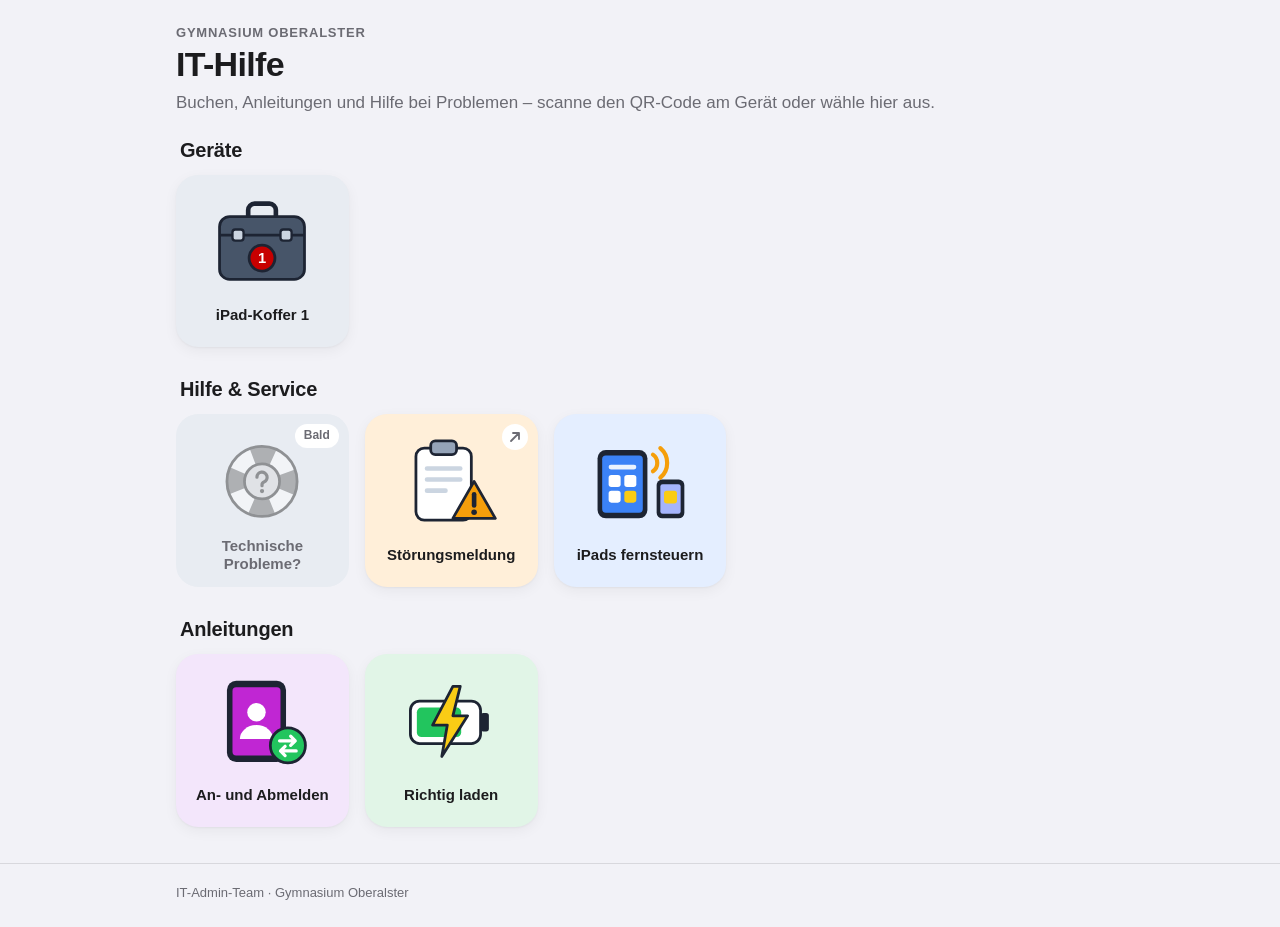
<file: index.html>
<!doctype html>
<html lang="de">
<head>
  <meta charset="utf-8">
  <meta name="viewport" content="width=device-width, initial-scale=1, viewport-fit=cover">
  <title>IT-Portal · Gymnasium Oberalster</title>
  <meta name="description" content="Hilfe und Ressourcen zur IT am Gymnasium Oberalster.">
  <meta name="theme-color" content="#f2f2f7" media="(prefers-color-scheme: light)">
  <meta name="theme-color" content="#000000" media="(prefers-color-scheme: dark)">
  <link rel="icon" href="assets/favicon.svg" type="image/svg+xml">
  <link rel="apple-touch-icon" href="assets/apple-touch-icon.png">
  <link rel="stylesheet" href="assets/style.css">
</head>
<body data-page="start" data-root="">

  <main class="wrap">
    <div class="hero">
      <p class="kicker">Gymnasium Oberalster</p>
      <h1>IT-Hilfe</h1>
      <p class="lead">Buchen, Anleitungen und Hilfe bei Problemen – scanne den QR-Code am Gerät oder wähle hier aus.</p>
    </div>

    <div id="content">
      <noscript><p class="noscript">Bitte JavaScript aktivieren, um die Kacheln anzuzeigen.</p></noscript>
    </div>
  </main>

  <footer class="footer">
    <div class="wrap">IT-Admin-Team · Gymnasium Oberalster</div>
  </footer>

  <script src="assets/icons.js"></script>
  <script src="assets/data.js"></script>
  <script src="assets/app.js"></script>
</body>
</html>
</file>
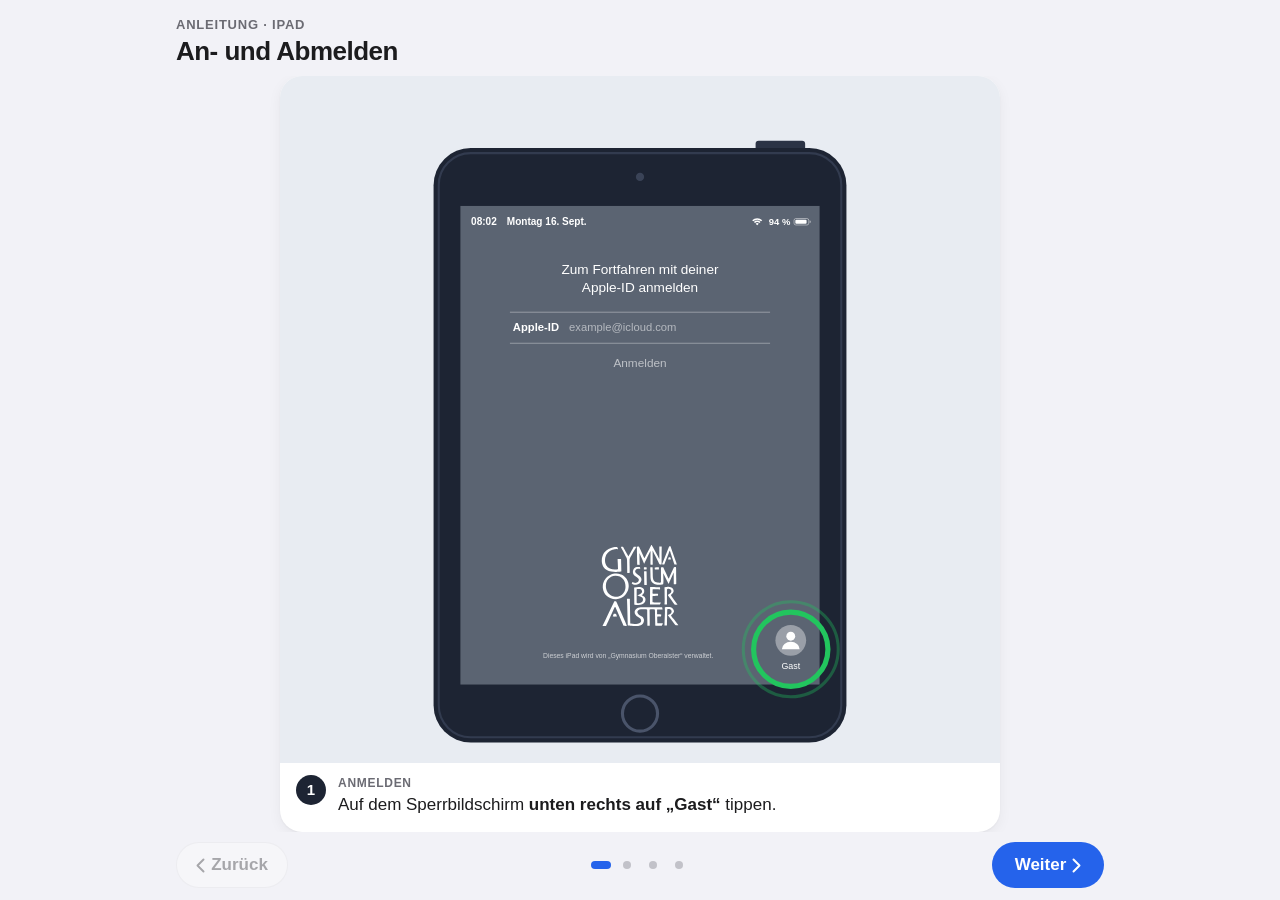
<file: anleitungen/an-und-abmelden.html>
<!doctype html>
<html lang="de">
<head>
  <meta charset="utf-8">
  <meta name="viewport" content="width=device-width, initial-scale=1, viewport-fit=cover">
  <title>An- und Abmelden · IT-Portal GOA</title>
  <meta name="description" content="So meldest du dich als Gast an einem Schul-iPad an und wieder ab.">
  <meta name="theme-color" content="#f2f2f7" media="(prefers-color-scheme: light)">
  <meta name="theme-color" content="#000000" media="(prefers-color-scheme: dark)">
  <link rel="icon" href="../assets/favicon.svg" type="image/svg+xml">
  <link rel="apple-touch-icon" href="../assets/apple-touch-icon.png">
  <link rel="stylesheet" href="../assets/style.css">
</head>
<body class="pager-page" data-root="../">

  <main class="pager">
    <div class="pager-head wrap">
      <div>
        <p class="kicker">Anleitung · iPad</p>
        <h1>An- und Abmelden</h1>
      </div>
      <div class="chips" id="koffer-chip"></div>
    </div>

    <div class="slides" id="slides" tabindex="0" aria-label="Schritte der Anleitung">

      <section class="slide" id="schritt-1" aria-label="Schritt 1 von 4">
        <div class="slide-card">
          <div class="slide-media">
            <div class="illu" data-ipad-screen="gast" role="img" aria-label="Sperrbildschirm des iPads, unten rechts ist die Schaltfläche „Gast“ markiert"></div>
          </div>
          <div class="slide-text">
            <span class="step-num">1</span>
            <div class="step-text">
              <p class="phase">Anmelden</p>
              <p>Auf dem Sperrbildschirm <strong>unten rechts auf „Gast“</strong> tippen.</p>
            </div>
          </div>
        </div>
      </section>

      <section class="slide" id="schritt-2" aria-label="Schritt 2 von 4">
        <div class="slide-card">
          <div class="slide-media">
            <div class="illu" data-ipad-screen="hallo" role="img" aria-label="Bildschirm „Hallo“, der Home-Button unter dem Bildschirm ist markiert"></div>
          </div>
          <div class="slide-text">
            <span class="step-num">2</span>
            <div class="step-text">
              <p class="phase">Anmelden</p>
              <p>Den <strong>Home-Button</strong> drücken, um zu bestätigen.</p>
            </div>
          </div>
        </div>
      </section>

      <section class="slide" id="schritt-3" aria-label="Schritt 3 von 4" data-next-label="Abmelden">
        <div class="slide-card">
          <div class="slide-media">
            <div class="illu" data-ipad-screen="bereit" role="img" aria-label="Startbildschirm des iPads mit Apps – das iPad ist einsatzbereit"></div>
            <div class="media-notes">
              <div class="callout stop">
                <p><strong>Nach der Nutzung müssen sich alle Schüler:innen abmelden!</strong>Bitte fordere sie dazu auf. IServ und andere Apps werden dabei automatisch mit abgemeldet.</p>
              </div>
            </div>
          </div>
          <div class="slide-text">
            <span class="step-num">3</span>
            <div class="step-text">
              <p class="phase">Fertig</p>
              <p>Das iPad ist <strong>einsatzbereit</strong> und kann genutzt werden.</p>
            </div>
          </div>
        </div>
      </section>

      <section class="slide" id="schritt-4" aria-label="Schritt 4 von 4">
        <div class="slide-card">
          <div class="slide-media">
            <div class="illu" data-ipad-screen="abmelden" role="img" aria-label="Sperrbildschirm im Gast-Modus: Taste oben am iPad (a, b) und „Abmelden“ unten rechts (c) sind markiert"></div>
            <div class="media-notes mid">
              <div class="callout warn">
                <p><strong>Beim Abmelden werden alle Daten gelöscht.</strong>Unterrichtsergebnisse vorher über IServ o. Ä. sichern.</p>
              </div>
            </div>
          </div>
          <div class="slide-text">
            <span class="step-num">4</span>
            <div class="step-text">
              <p class="phase">Abmelden</p>
              <ol class="sub-steps">
                <li><span class="letter">a</span><span><strong>Taste oben</strong> drücken – das iPad wird gesperrt.</span></li>
                <li><span class="letter">b</span><span><strong>Taste oben</strong> erneut drücken – der Sperrbildschirm erscheint.</span></li>
                <li><span class="letter">c</span><span><strong>Unten rechts auf „Abmelden“</strong> tippen.</span></li>
              </ol>
            </div>
          </div>
        </div>
      </section>

    </div>

    <nav class="pager-nav wrap" aria-label="Blättern">
      <button type="button" class="pager-btn" id="pager-prev">
        <svg viewBox="0 0 12 20" aria-hidden="true"><path d="M10 2L2 10l8 8" fill="none" stroke="currentColor" stroke-width="2.6" stroke-linecap="round" stroke-linejoin="round"/></svg>
        Zurück
      </button>
      <div class="pager-dots" id="pager-dots"></div>
      <a class="pager-btn primary" id="pager-next" href="#schritt-2">
        <span>Weiter</span>
        <svg viewBox="0 0 12 20" aria-hidden="true"><path d="M2 2l8 8-8 8" fill="none" stroke="currentColor" stroke-width="2.6" stroke-linecap="round" stroke-linejoin="round"/></svg>
      </a>
    </nav>
  </main>

  <script src="../assets/data.js"></script>
  <script src="../assets/koffer.js"></script>
  <script src="../assets/ipad-screens.js"></script>
  <script src="../assets/pager.js"></script>
</body>
</html>
</file>
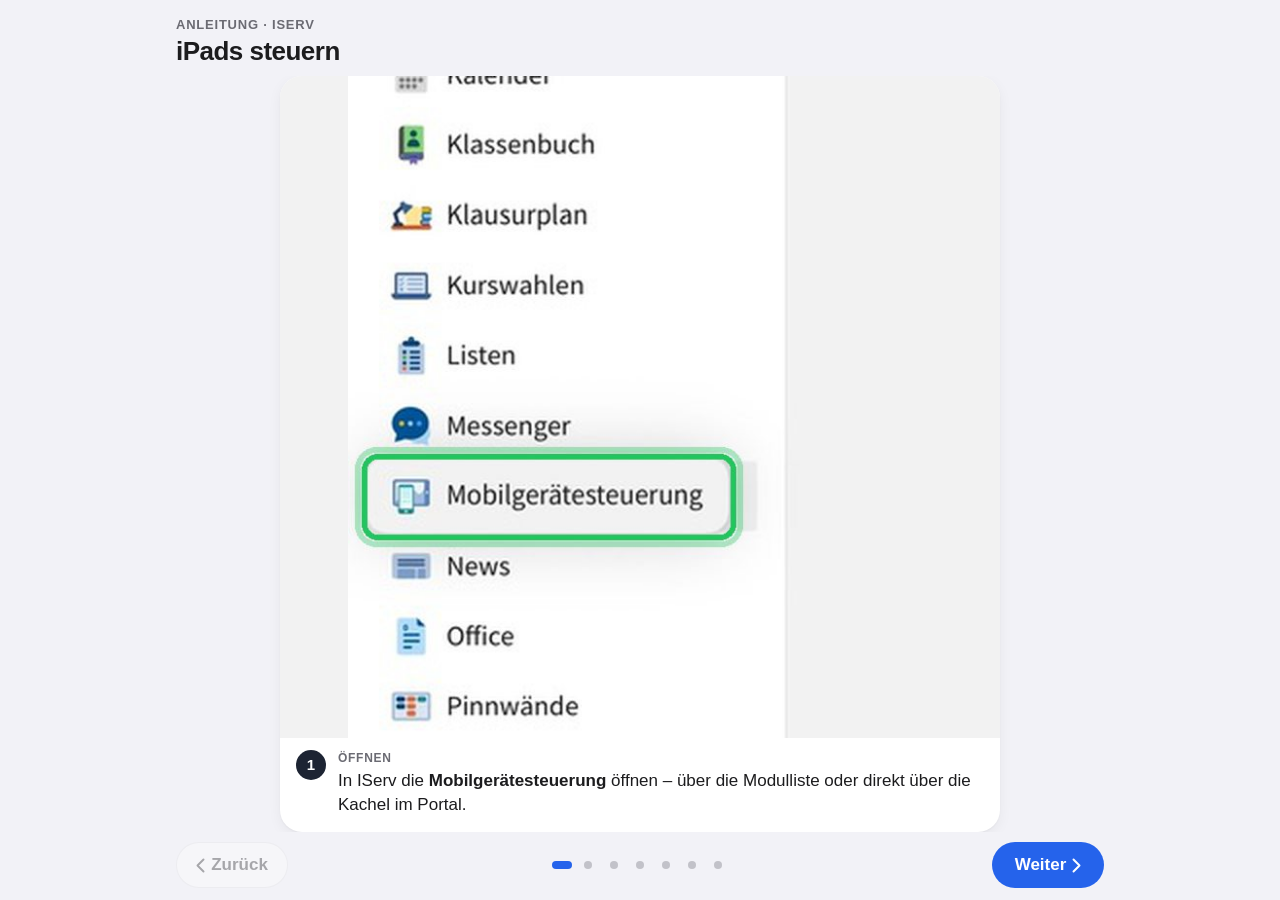
<file: anleitungen/ipads-steuern.html>
<!doctype html>
<html lang="de">
<head>
  <meta charset="utf-8">
  <meta name="viewport" content="width=device-width, initial-scale=1, viewport-fit=cover">
  <title>iPads steuern · IT-Portal GOA</title>
  <meta name="description" content="So schränkst du die iPads eines Koffers über die IServ-Mobilgerätesteuerung ein und setzt sie wieder zurück.">
  <meta name="theme-color" content="#f2f2f7" media="(prefers-color-scheme: light)">
  <meta name="theme-color" content="#000000" media="(prefers-color-scheme: dark)">
  <link rel="icon" href="../assets/favicon.svg" type="image/svg+xml">
  <link rel="apple-touch-icon" href="../assets/apple-touch-icon.png">
  <link rel="stylesheet" href="../assets/style.css">
</head>
<body class="pager-page" data-root="../">

  <main class="pager">
    <div class="pager-head wrap">
      <div>
        <p class="kicker">Anleitung · IServ</p>
        <h1>iPads steuern</h1>
      </div>
      <div class="chips" id="koffer-chip"></div>
    </div>

    <div class="slides" id="slides" tabindex="0" aria-label="Schritte der Anleitung">

      <section class="slide" id="schritt-1" aria-label="Schritt 1 von 7">
        <div class="slide-card">
          <div class="slide-media shot">
            <img src="../assets/img/anleitungen/steuern-1.jpg" width="600" height="680" alt="IServ-Modulliste, „Mobilgerätesteuerung“ ist markiert">
          </div>
          <div class="slide-text">
            <span class="step-num">1</span>
            <div class="step-text">
              <p class="phase">Öffnen</p>
              <p>In IServ die <strong>Mobilgerätesteuerung</strong> öffnen – über die Modulliste oder direkt über die Kachel im Portal.</p>
            </div>
          </div>
        </div>
      </section>

      <section class="slide" id="schritt-2" aria-label="Schritt 2 von 7">
        <div class="slide-card">
          <div class="slide-media shot">
            <img src="../assets/img/anleitungen/steuern-2.jpg" width="668" height="884" alt="Filter „Tags“ geöffnet, „iPad-Koffer 1“ und die Schaltfläche „Filter“ sind markiert" loading="lazy">
          </div>
          <div class="slide-text">
            <span class="step-num">2</span>
            <div class="step-text">
              <p class="phase">Koffer auswählen</p>
              <p>Auf <strong>„Tags“</strong> tippen, <strong data-koffer-tag>den Koffer</strong> wählen und mit <strong>„Filter“</strong> bestätigen.</p>
            </div>
          </div>
        </div>
      </section>

      <section class="slide" id="schritt-3" aria-label="Schritt 3 von 7">
        <div class="slide-card">
          <div class="slide-media shot">
            <img src="../assets/img/anleitungen/steuern-3.jpg" width="694" height="536" alt="Geräteliste, der Haken oben links in der Kopfzeile ist markiert" loading="lazy">
          </div>
          <div class="slide-text">
            <span class="step-num">3</span>
            <div class="step-text">
              <p class="phase">Alle markieren</p>
              <p>Den <strong>Haken oben links</strong> in der Tabelle setzen – so sind alle iPads des Koffers ausgewählt.</p>
            </div>
          </div>
        </div>
      </section>

      <section class="slide" id="schritt-4" aria-label="Schritt 4 von 7">
        <div class="slide-card">
          <div class="slide-media shot">
            <img src="../assets/img/anleitungen/steuern-4.jpg" width="788" height="196" alt="Ende der Geräteliste, die Schaltfläche „Konfigurieren“ ist markiert" loading="lazy">
          </div>
          <div class="slide-text">
            <span class="step-num">4</span>
            <div class="step-text">
              <p class="phase">Konfigurieren</p>
              <p>Ganz nach unten scrollen und auf <strong>„Konfigurieren“</strong> tippen.</p>
            </div>
          </div>
        </div>
      </section>

      <section class="slide" id="schritt-5" aria-label="Schritt 5 von 7">
        <div class="slide-card">
          <div class="slide-media shot">
            <img src="../assets/img/anleitungen/steuern-5.jpg" width="1012" height="740" alt="Konfiguration: Feld „Erlaubte Applikationen“ und Schaltfläche „Konfigurieren“ sind markiert" loading="lazy">
          </div>
          <div class="slide-text">
            <span class="step-num">5</span>
            <div class="step-text">
              <p class="phase">Einschränken</p>
              <ol class="sub-steps">
                <li><span class="letter">a</span><span>Bei <strong>„Erlaubte Applikationen“</strong> die Apps wählen, die genutzt werden dürfen.</span></li>
                <li><span class="letter">b</span><span>Bei Bedarf Gerät, Kamera oder Safari sperren: <strong>„Übernehmen“</strong> anhaken.</span></li>
                <li><span class="letter">c</span><span>Auf <strong>„Konfigurieren“</strong> tippen.</span></li>
              </ol>
            </div>
          </div>
        </div>
      </section>

      <section class="slide" id="schritt-6" aria-label="Schritt 6 von 7" data-next-label="Zurücksetzen">
        <div class="slide-card">
          <div class="slide-media shot">
            <img src="../assets/img/anleitungen/steuern-6.jpg" width="948" height="744" alt="Spalte „Einstellungen“: erst „Installiert gerade: Mehrfachanwendungsmodus“, dann grün „Mehrfachanwendungsmodus“" loading="lazy">
          </div>
          <div class="slide-text">
            <span class="step-num">6</span>
            <div class="step-text">
              <p class="phase">Prüfen</p>
              <p>Unter <strong>„Einstellungen“</strong> steht erst „Installiert gerade …“, kurz darauf <strong>grün</strong> der Modus. Dann sind die iPads eingeschränkt.</p>
            </div>
          </div>
        </div>
      </section>

      <section class="slide" id="schritt-7" aria-label="Schritt 7 von 7">
        <div class="slide-card">
          <div class="slide-media shot">
            <img src="../assets/img/anleitungen/steuern-7.jpg" width="788" height="196" alt="Ende der Geräteliste, die Schaltfläche „Konfiguration zurücksetzen“ ist markiert" loading="lazy">
            <div class="media-notes top">
              <div class="callout warn">
                <p><strong>Nicht vergessen!</strong>Die Einschränkungen bleiben bestehen, bis sie zurückgesetzt werden.</p>
              </div>
            </div>
          </div>
          <div class="slide-text">
            <span class="step-num">7</span>
            <div class="step-text">
              <p class="phase">Nach dem Unterricht</p>
              <p>Wieder alle iPads markieren (Schritte 2–3) und <strong>„Konfiguration zurücksetzen“</strong> tippen. Danach steht dort „Keine Einstellungen“.</p>
            </div>
          </div>
        </div>
      </section>

    </div>

    <nav class="pager-nav wrap" aria-label="Blättern">
      <button type="button" class="pager-btn" id="pager-prev">
        <svg viewBox="0 0 12 20" aria-hidden="true"><path d="M10 2L2 10l8 8" fill="none" stroke="currentColor" stroke-width="2.6" stroke-linecap="round" stroke-linejoin="round"/></svg>
        Zurück
      </button>
      <div class="pager-dots" id="pager-dots"></div>
      <a class="pager-btn primary" id="pager-next" href="#schritt-2">
        <span>Weiter</span>
        <svg viewBox="0 0 12 20" aria-hidden="true"><path d="M2 2l8 8-8 8" fill="none" stroke="currentColor" stroke-width="2.6" stroke-linecap="round" stroke-linejoin="round"/></svg>
      </a>
    </nav>
  </main>

  <script src="../assets/data.js"></script>
  <script src="../assets/koffer.js"></script>
  <script src="../assets/pager.js"></script>
</body>
</html>
</file>
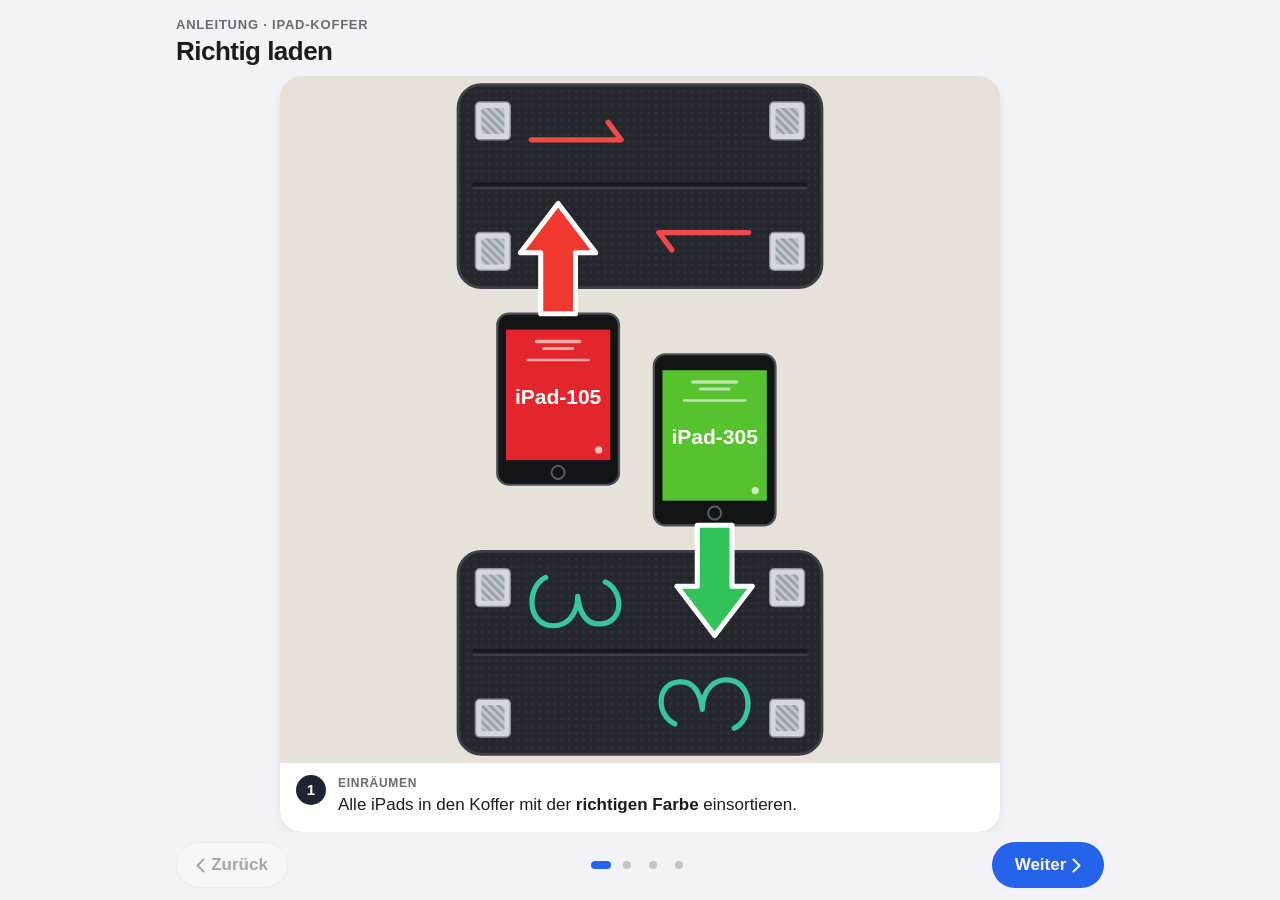
<file: anleitungen/laden.html>
<!doctype html>
<html lang="de">
<head>
  <meta charset="utf-8">
  <meta name="viewport" content="width=device-width, initial-scale=1, viewport-fit=cover">
  <title>Richtig laden · IT-Portal GOA</title>
  <meta name="description" content="So werden die iPads im Koffer richtig eingeräumt und geladen.">
  <meta name="theme-color" content="#f2f2f7" media="(prefers-color-scheme: light)">
  <meta name="theme-color" content="#000000" media="(prefers-color-scheme: dark)">
  <link rel="icon" href="../assets/favicon.svg" type="image/svg+xml">
  <link rel="apple-touch-icon" href="../assets/apple-touch-icon.png">
  <link rel="stylesheet" href="../assets/style.css">
</head>
<body class="pager-page" data-root="../">

  <main class="pager">
    <div class="pager-head wrap">
      <div>
        <p class="kicker">Anleitung · iPad-Koffer</p>
        <h1>Richtig laden</h1>
      </div>
      <div class="chips" id="koffer-chip"></div>
    </div>

    <div class="slides" id="slides" tabindex="0" aria-label="Schritte der Anleitung">

      <section class="slide" id="schritt-1" aria-label="Schritt 1 von 4">
        <div class="slide-card">
          <div class="slide-media photo">
            <a href="../assets/img/anleitungen/laden-1.svg"><img data-inline-svg src="../assets/img/anleitungen/laden-1.svg" width="263" height="474" alt="Rotes iPad gehört in den Koffer mit der roten Ziffer, grünes in den mit der grünen"></a>
          </div>
          <div class="slide-text">
            <span class="step-num">1</span>
            <div class="step-text">
              <p class="phase">Einräumen</p>
              <p>Alle iPads in den Koffer mit der <strong>richtigen Farbe</strong> einsortieren.<span data-koffer-nur hidden> Dieser Koffer ist <strong data-koffer-farbname></strong>.</span></p>
            </div>
          </div>
        </div>
      </section>

      <section class="slide" id="schritt-2" aria-label="Schritt 2 von 4">
        <div class="slide-card">
          <div class="slide-media photo">
            <a href="../assets/img/anleitungen/laden-2.svg"><img data-inline-svg src="../assets/img/anleitungen/laden-2.svg" width="278" height="294" alt="iPads im Koffer, jedes mit eingestecktem Ladekabel" loading="lazy"></a>
          </div>
          <div class="slide-text">
            <span class="step-num">2</span>
            <div class="step-text">
              <p class="phase">Anschließen</p>
              <p><strong>Alle</strong> iPads am Ladekabel anschließen.</p>
            </div>
          </div>
        </div>
      </section>

      <section class="slide" id="schritt-3" aria-label="Schritt 3 von 4">
        <div class="slide-card">
          <div class="slide-media photo">
            <a href="../assets/img/anleitungen/laden-3.svg"><img data-inline-svg src="../assets/img/anleitungen/laden-3.svg" width="312" height="270" alt="Stromkabel wird an der Rückseite des Koffers eingesteckt" loading="lazy"></a>
          </div>
          <div class="slide-text">
            <span class="step-num">3</span>
            <div class="step-text">
              <p class="phase">Strom</p>
              <p>Ladekabel an der <strong>Rückseite</strong> des Koffers einstecken.</p>
            </div>
          </div>
        </div>
      </section>

      <section class="slide" id="schritt-4" aria-label="Schritt 4 von 4">
        <div class="slide-card">
          <div class="slide-media photo">
            <a href="../assets/img/anleitungen/laden-4.svg"><img data-inline-svg src="../assets/img/anleitungen/laden-4.svg" width="436" height="282" alt="Zeitschaltuhr mit Tasten Reset (+) und Start/Stop (–); Kippschalter Aux2 steht auf O" loading="lazy"></a>
          </div>
          <div class="slide-text">
            <span class="step-num">4</span>
            <div class="step-text">
              <p class="phase">Laden starten</p>
              <ol class="sub-steps">
                <li><span class="letter">a</span><span><strong>Reset (+)</strong> drücken – Zeitschaltuhr zurücksetzen.</span></li>
                <li><span class="letter">b</span><span><strong>Start/Stop (–)</strong> drücken – Ladevorgang starten.</span></li>
              </ol>
              <p class="sub">Den Kippschalter (Aux2) auf <strong>O</strong> stehen lassen.</p>
            </div>
          </div>
        </div>
      </section>

    </div>

    <nav class="pager-nav wrap" aria-label="Blättern">
      <button type="button" class="pager-btn" id="pager-prev">
        <svg viewBox="0 0 12 20" aria-hidden="true"><path d="M10 2L2 10l8 8" fill="none" stroke="currentColor" stroke-width="2.6" stroke-linecap="round" stroke-linejoin="round"/></svg>
        Zurück
      </button>
      <div class="pager-dots" id="pager-dots"></div>
      <a class="pager-btn primary" id="pager-next" href="#schritt-2">
        <span>Weiter</span>
        <svg viewBox="0 0 12 20" aria-hidden="true"><path d="M2 2l8 8-8 8" fill="none" stroke="currentColor" stroke-width="2.6" stroke-linecap="round" stroke-linejoin="round"/></svg>
      </a>
    </nav>
  </main>

  <script src="../assets/data.js"></script>
  <script src="../assets/koffer.js"></script>
  <script src="../assets/svg-inline.js"></script>
  <script src="../assets/pager.js"></script>
</body>
</html>
</file>
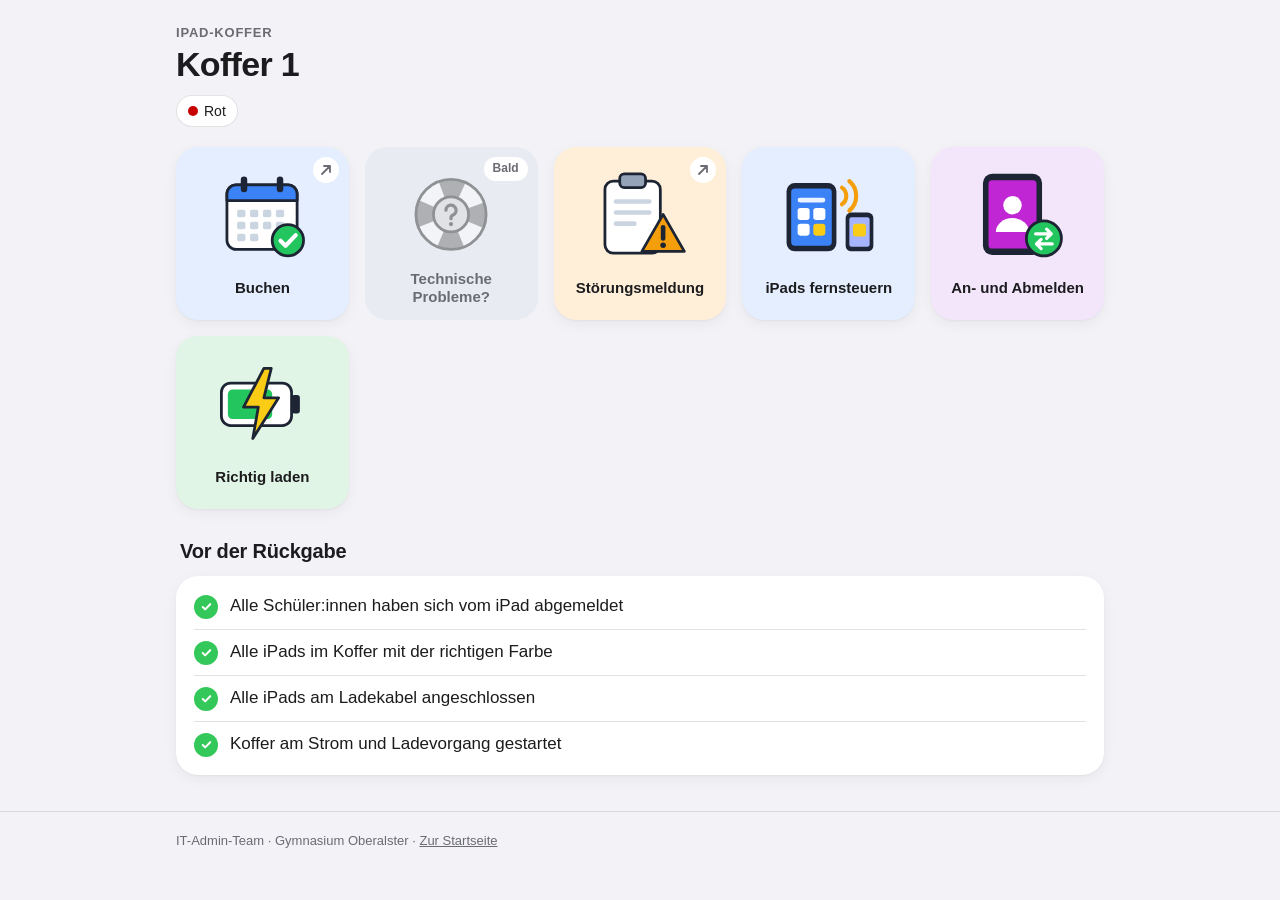
<file: ipads/koffer1.html>
<!doctype html>
<html lang="de">
<head>
  <meta charset="utf-8">
  <meta name="viewport" content="width=device-width, initial-scale=1, viewport-fit=cover">
  <title>iPad-Koffer 1 · IT-Portal GOA</title>
  <meta name="description" content="Buchen, Anleitungen und Hilfe für iPad-Koffer 1.">
  <meta name="theme-color" content="#f2f2f7" media="(prefers-color-scheme: light)">
  <meta name="theme-color" content="#000000" media="(prefers-color-scheme: dark)">
  <link rel="icon" href="../assets/favicon.svg" type="image/svg+xml">
  <link rel="apple-touch-icon" href="../assets/apple-touch-icon.png">
  <link rel="stylesheet" href="../assets/style.css">
</head>
<!-- Für einen neuen Koffer: Datei kopieren, data-page + Texte anpassen, Seite in assets/data.js anlegen. -->
<body data-page="ipad-koffer-1" data-root="../">

  <main class="wrap">
    <div class="hero">
      <p class="kicker">iPad-Koffer</p>
      <h1>Koffer 1</h1>
      <div class="chips">
        <span class="chip"><span class="dot" style="background:#c70000"></span>Rot</span>
      </div>
    </div>

    <div id="content">
      <noscript><p class="noscript">Bitte JavaScript aktivieren, um die Kacheln anzuzeigen.</p></noscript>
    </div>
  </main>

  <footer class="footer">
    <div class="wrap">IT-Admin-Team · Gymnasium Oberalster · <a href="../">Zur Startseite</a></div>
  </footer>

  <script src="../assets/icons.js"></script>
  <script src="../assets/data.js"></script>
  <script src="../assets/app.js"></script>
</body>
</html>
</file>
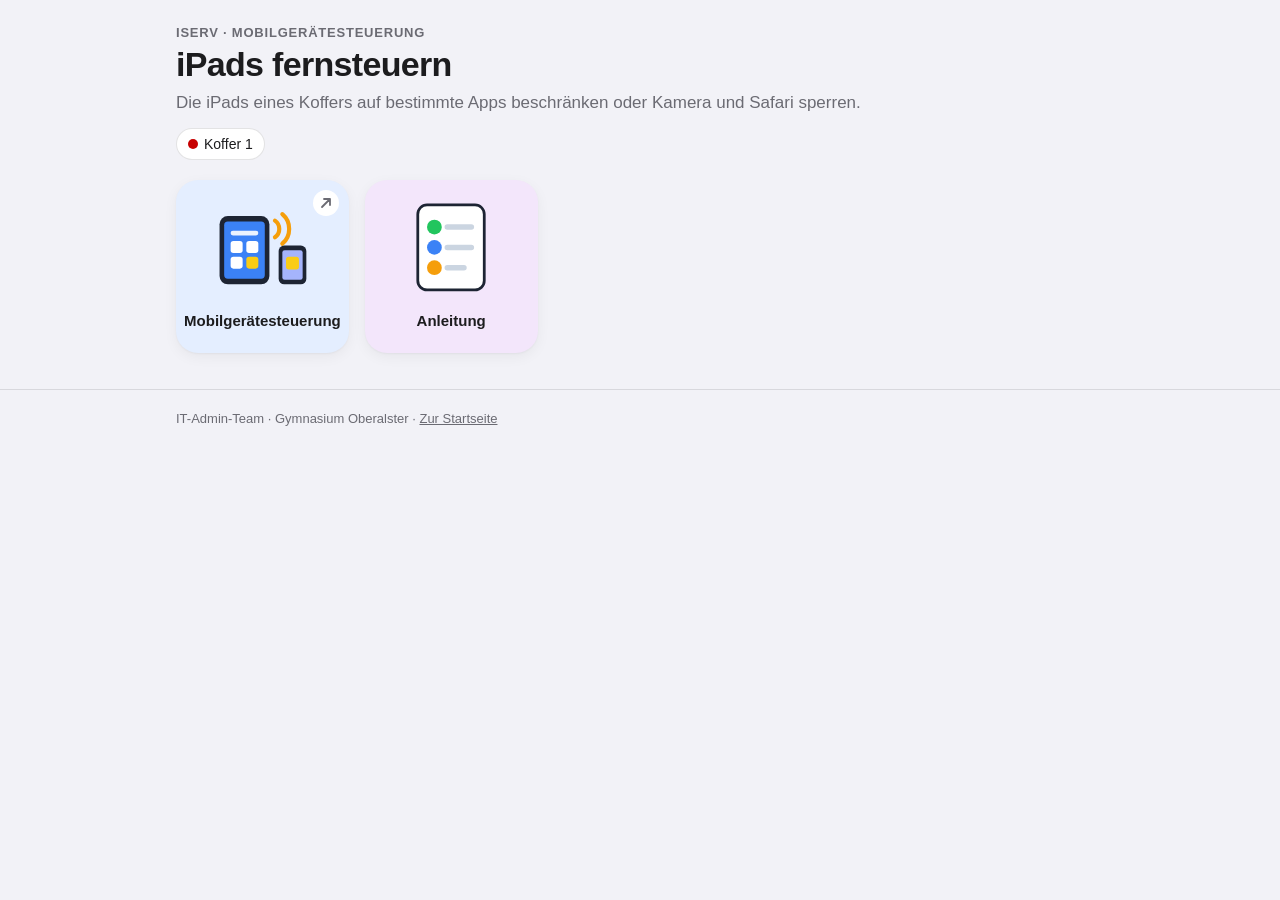
<file: ipads/steuern.html>
<!doctype html>
<html lang="de">
<head>
  <meta charset="utf-8">
  <meta name="viewport" content="width=device-width, initial-scale=1, viewport-fit=cover">
  <title>iPads steuern · IT-Portal GOA</title>
  <meta name="description" content="iPads über die IServ-Mobilgerätesteuerung einschränken – Link und Anleitung.">
  <meta name="theme-color" content="#f2f2f7" media="(prefers-color-scheme: light)">
  <meta name="theme-color" content="#000000" media="(prefers-color-scheme: dark)">
  <link rel="icon" href="../assets/favicon.svg" type="image/svg+xml">
  <link rel="apple-touch-icon" href="../assets/apple-touch-icon.png">
  <link rel="stylesheet" href="../assets/style.css">
</head>
<body data-page="ipads-steuern" data-root="../">

  <main class="wrap">
    <div class="hero">
      <p class="kicker">IServ · Mobilgerätesteuerung</p>
      <h1>iPads fernsteuern</h1>
      <p class="lead">Die iPads eines Koffers auf bestimmte Apps beschränken oder Kamera und Safari sperren.</p>
      <div class="chips" id="koffer-chip"></div>
    </div>

    <div id="content">
      <noscript><p class="noscript">Bitte JavaScript aktivieren, um die Kacheln anzuzeigen.</p></noscript>
    </div>
  </main>

  <footer class="footer">
    <div class="wrap">IT-Admin-Team · Gymnasium Oberalster · <a href="../">Zur Startseite</a></div>
  </footer>

  <script src="../assets/icons.js"></script>
  <script src="../assets/data.js"></script>
  <script src="../assets/koffer.js"></script>
  <script src="../assets/app.js"></script>
</body>
</html>
</file>
<file: assets/style.css>
/* IT-Portal GOA – Styles */

:root {
  --bg: #f2f2f7;
  --surface: #ffffff;
  --text: #1c1c1e;
  --muted: #6b6b73;
  --line: rgba(60, 60, 67, 0.14);
  --accent: #2563eb;
  --ink: #1d2433;

  --tone-blue: #e4eeff;
  --tone-green: #e1f5e7;
  --tone-orange: #ffefd9;
  --tone-purple: #f3e6fb;
  --tone-red: #ffe6e6;
  --tone-slate: #e8ecf2;

  --ok-bg: #e1f5e7;
  --ok-line: #34c759;
  --warn-bg: #fff4d6;
  --warn-line: #f5b301;
  --stop-bg: #ffe6e6;
  --stop-line: #ff3b30;

  --radius: 22px;
  --gutter: 16px;
  --shadow: 0 1px 2px rgba(0, 0, 0, 0.04), 0 4px 14px rgba(0, 0, 0, 0.05);
}

@media (prefers-color-scheme: dark) {
  :root {
    --bg: #000000;
    --surface: #1c1c1e;
    --text: #f2f2f7;
    --muted: #9a9aa2;
    --line: rgba(255, 255, 255, 0.12);
    --accent: #64a0ff;

    --tone-blue: #18263d;
    --tone-green: #142b1d;
    --tone-orange: #33250f;
    --tone-purple: #2a1a35;
    --tone-red: #351819;
    --tone-slate: #22262d;

    --ok-bg: #142b1d;
    --warn-bg: #33280c;
    --stop-bg: #351819;

    --shadow: none;
  }
}

* { box-sizing: border-box; }

html {
  -webkit-text-size-adjust: 100%;
  text-size-adjust: 100%;
}

body {
  margin: 0;
  background: var(--bg);
  color: var(--text);
  font-family: -apple-system, BlinkMacSystemFont, "SF Pro Text", "Segoe UI", Roboto, Helvetica, Arial, sans-serif;
  font-size: 17px;
  line-height: 1.45;
  -webkit-font-smoothing: antialiased;
  -webkit-tap-highlight-color: transparent;
}

a { color: var(--accent); }

img { max-width: 100%; height: auto; display: block; }

.wrap {
  max-width: 960px;
  margin: 0 auto;
  padding-left: max(var(--gutter), env(safe-area-inset-left));
  padding-right: max(var(--gutter), env(safe-area-inset-right));
}

/* ---------- Kopfzeile ---------- */

.topbar {
  padding-top: max(12px, env(safe-area-inset-top));
  padding-bottom: 4px;
}

.topbar .wrap {
  display: flex;
  align-items: center;
  justify-content: space-between;
  gap: 12px;
  min-height: 44px;
}

.brand {
  display: inline-flex;
  align-items: center;
  gap: 10px;
  color: var(--text);
  text-decoration: none;
  font-weight: 600;
  font-size: 16px;
}

.brand-mark {
  width: 32px;
  height: 32px;
  border-radius: 9px;
  background: var(--ink);
  color: #fff;
  display: grid;
  place-items: center;
  font-size: 12px;
  font-weight: 800;
  letter-spacing: 0.02em;
}

@media (prefers-color-scheme: dark) {
  .brand-mark { background: #f2f2f7; color: #1d2433; }
}

.back {
  display: inline-flex;
  align-items: center;
  gap: 4px;
  min-height: 44px;
  padding: 0 4px;
  color: var(--accent);
  text-decoration: none;
  font-size: 17px;
}

.back svg { width: 12px; height: 20px; }

/* ---------- Seitenkopf ---------- */

.hero { padding: max(24px, calc(env(safe-area-inset-top) + 12px)) 0 20px; }

.kicker {
  margin: 0 0 2px;
  color: var(--muted);
  font-size: 13px;
  font-weight: 600;
  text-transform: uppercase;
  letter-spacing: 0.06em;
}

h1 {
  margin: 0;
  font-size: 34px;
  line-height: 1.12;
  font-weight: 700;
  letter-spacing: -0.02em;
}

.lead {
  margin: 8px 0 0;
  color: var(--muted);
  font-size: 17px;
}

.chips { display: flex; flex-wrap: wrap; gap: 8px; margin-top: 12px; }

.chip {
  display: inline-flex;
  align-items: center;
  gap: 6px;
  padding: 5px 11px;
  border-radius: 999px;
  background: var(--surface);
  border: 1px solid var(--line);
  font-size: 14px;
  font-weight: 500;
}

.chip .dot { width: 10px; height: 10px; border-radius: 50%; }

/* ---------- Abschnitte ---------- */

.section { margin-bottom: 28px; }

.section-title {
  margin: 0 0 10px 4px;
  font-size: 20px;
  font-weight: 700;
  letter-spacing: -0.01em;
}

/* ---------- Kacheln ---------- */

.tiles {
  display: grid;
  grid-template-columns: repeat(auto-fill, minmax(150px, 1fr));
  gap: 12px;
  margin: 0;
  padding: 0;
  list-style: none;
}

@media (min-width: 700px) {
  .tiles { grid-template-columns: repeat(auto-fill, minmax(170px, 1fr)); gap: 16px; }
}

.tile {
  position: relative;
  display: flex;
  flex-direction: column;
  aspect-ratio: 1 / 1;
  padding: 12px 12px 14px;
  border-radius: var(--radius);
  background: var(--tone-slate);
  color: var(--text);
  text-decoration: none;
  box-shadow: var(--shadow);
  transition: transform 0.12s ease, filter 0.12s ease;
  -webkit-user-select: none;
  user-select: none;
}

.tile.tone-blue { background: var(--tone-blue); }
.tile.tone-green { background: var(--tone-green); }
.tile.tone-orange { background: var(--tone-orange); }
.tile.tone-purple { background: var(--tone-purple); }
.tile.tone-red { background: var(--tone-red); }
.tile.tone-slate { background: var(--tone-slate); }

a.tile:active { transform: scale(0.96); filter: brightness(0.97); }

a.tile:focus-visible {
  outline: 3px solid var(--accent);
  outline-offset: 3px;
}

@media (hover: hover) {
  a.tile:hover { transform: translateY(-2px); }
}

.tile-art {
  flex: 1;
  min-height: 0;
  display: grid;
  place-items: center;
}

.tile-art svg {
  width: 78%;
  height: 100%;
  max-height: 120px;
}

.tile-label {
  font-size: 15px;
  font-weight: 600;
  line-height: 1.2;
  text-align: center;
  min-height: 2.4em;
  display: flex;
  align-items: center;
  justify-content: center;
}

.tile-ext {
  position: absolute;
  top: 10px;
  right: 10px;
  width: 26px;
  height: 26px;
  border-radius: 50%;
  background: var(--surface);
  color: var(--muted);
  display: grid;
  place-items: center;
}

.tile-ext svg { width: 12px; height: 12px; }

.tile-badge {
  position: absolute;
  top: 10px;
  right: 10px;
  padding: 3px 9px;
  border-radius: 999px;
  background: var(--surface);
  color: var(--muted);
  font-size: 12px;
  font-weight: 600;
}

.tile.is-disabled { cursor: not-allowed; }
.tile.is-disabled .tile-art { filter: grayscale(1); opacity: 0.45; }
.tile.is-disabled .tile-label { color: var(--muted); }
.tile.is-disabled { background: var(--tone-slate); box-shadow: none; }

/* ---------- Checkliste ---------- */

.card {
  background: var(--surface);
  border-radius: var(--radius);
  padding: 16px 18px;
  box-shadow: var(--shadow);
}

.checklist { list-style: none; margin: 0; padding: 0; }

.checklist li {
  display: flex;
  gap: 12px;
  align-items: flex-start;
  padding: 10px 0;
  border-bottom: 1px solid var(--line);
}

.checklist li:last-child { border-bottom: 0; padding-bottom: 2px; }
.checklist li:first-child { padding-top: 2px; }

.checklist .tick {
  flex: none;
  width: 24px;
  height: 24px;
  border-radius: 50%;
  background: var(--ok-line);
  color: #fff;
  display: grid;
  place-items: center;
  margin-top: 1px;
}

.checklist .tick svg { width: 13px; height: 13px; }

/* ---------- Anleitungen ---------- */

.steps { display: grid; gap: 16px; margin: 0; padding: 0; list-style: none; }

@media (min-width: 760px) {
  .steps.two-col { grid-template-columns: 1fr 1fr; }
}

.step {
  background: var(--surface);
  border-radius: var(--radius);
  overflow: hidden;
  box-shadow: var(--shadow);
  display: flex;
  flex-direction: column;
}

.step-media { background: #e7e3dc; }
.step-media a { display: block; }
.step-media img { width: 100%; }
.step-media.illu { background: var(--tone-slate); padding: 10px 8px 4px; }
.step-media.illu svg { display: block; width: 100%; height: auto; max-height: 72vh; margin: 0 auto; }
.chips:empty { display: none; }

.step-body {
  display: flex;
  gap: 12px;
  align-items: flex-start;
  padding: 14px 16px 16px;
}

.step-num {
  flex: none;
  width: 30px;
  height: 30px;
  border-radius: 50%;
  background: var(--ink);
  color: #fff;
  display: grid;
  place-items: center;
  font-weight: 700;
  font-size: 15px;
}

@media (prefers-color-scheme: dark) {
  .step-num { background: #f2f2f7; color: #1d2433; }
}

.step-text { margin: 3px 0 0; }
.step-text p { margin: 0 0 6px; }
.step-text p:last-child { margin-bottom: 0; }
.step-text .sub { color: var(--muted); font-size: 15px; }

.sub-steps { margin: 6px 0 0; padding-left: 0; list-style: none; }
.sub-steps li { display: flex; gap: 8px; margin-bottom: 6px; }
.sub-steps .letter {
  flex: none;
  width: 22px; height: 22px;
  border-radius: 50%;
  background: var(--ok-line);
  color: #fff;
  font-size: 12px;
  font-weight: 700;
  display: grid;
  place-items: center;
  margin-top: 2px;
}

.callout {
  border-radius: 16px;
  padding: 14px 16px;
  border-left: 5px solid;
  margin: 0 0 16px;
}

.callout p { margin: 0; }
.callout p + p { margin-top: 6px; }
.callout strong { display: block; margin-bottom: 2px; }
.callout.ok { background: var(--ok-bg); border-color: var(--ok-line); }
.callout.warn { background: var(--warn-bg); border-color: var(--warn-line); }
.callout.stop { background: var(--stop-bg); border-color: var(--stop-line); }

.guide-part { margin-bottom: 28px; }
.guide-part > h2 { font-size: 22px; margin: 0 0 12px 4px; letter-spacing: -0.01em; }

.toc { display: flex; flex-wrap: wrap; gap: 8px; margin-top: 14px; }
.toc a {
  display: inline-flex;
  align-items: center;
  min-height: 36px;
  padding: 0 14px;
  border-radius: 999px;
  background: var(--surface);
  border: 1px solid var(--line);
  text-decoration: none;
  font-size: 15px;
  font-weight: 600;
}

.pdf-link {
  display: inline-flex;
  align-items: center;
  gap: 6px;
  font-size: 15px;
  min-height: 44px;
}

/* ---------- Fußzeile ---------- */

.footer {
  margin-top: 36px;
  padding: 20px 0 max(24px, env(safe-area-inset-bottom));
  border-top: 1px solid var(--line);
  color: var(--muted);
  font-size: 13px;
}

.footer a { color: var(--muted); }

.noscript {
  padding: 16px;
  border-radius: 16px;
  background: var(--warn-bg);
}

.visually-hidden {
  position: absolute !important;
  width: 1px; height: 1px;
  padding: 0; margin: -1px;
  overflow: hidden; clip: rect(0, 0, 0, 0);
  white-space: nowrap; border: 0;
}

/* ---------- Blätter-Anleitung (eine Seite = ein Schritt) ---------- */

.pager-page {
  height: 100vh;
  height: 100dvh;
  display: flex;
  flex-direction: column;
  overflow: hidden;
}

.pager-page .topbar { flex: none; padding-bottom: 0; }

.pager {
  flex: 1;
  min-height: 0;
  display: flex;
  flex-direction: column;
}

.pager-head {
  flex: none;
  margin-top: max(14px, env(safe-area-inset-top));
  width: 100%;
  display: flex;
  align-items: flex-end;
  justify-content: space-between;
  gap: 12px;
  padding-top: 2px;
  padding-bottom: 10px;
}

.pager-head h1 { font-size: 26px; }
.pager-head .chips { margin: 0 0 2px; flex: none; }

.slides {
  flex: 1;
  min-height: 0;
  display: flex;
  overflow-x: auto;
  overflow-y: hidden;
  scroll-snap-type: x mandatory;
  overscroll-behavior-x: contain;
  scrollbar-width: none;
  outline: none;
}
.slides::-webkit-scrollbar { display: none; }

.slide {
  flex: 0 0 100%;
  min-width: 0;
  min-height: 0;
  display: flex;
  justify-content: center;
  scroll-snap-align: start;
  scroll-snap-stop: always;
  padding-left: max(var(--gutter), env(safe-area-inset-left));
  padding-right: max(var(--gutter), env(safe-area-inset-right));
}

.slide-card {
  width: 100%;
  max-width: 720px;
  min-height: 0;
  display: flex;
  flex-direction: column;
  background: var(--surface);
  border-radius: var(--radius);
  box-shadow: var(--shadow);
  overflow: hidden;
}

.slide-media {
  position: relative;
  flex: 1;
  min-height: 170px;
  background: var(--tone-slate);
}

.slide-media .illu {
  position: absolute;
  inset: 8px 6px 4px;
}

.slide-media .illu svg { display: block; width: 100%; height: 100%; }

.media-notes {
  position: absolute;
  left: 10px;
  right: 10px;
  bottom: 10px;
  max-width: 460px;
  margin: 0 auto;
  display: grid;
  gap: 8px;
}

.media-notes.mid { bottom: auto; top: 50%; transform: translateY(-38%); }

.media-notes .callout {
  margin: 0;
  padding: 10px 12px;
  font-size: 15px;
  line-height: 1.35;
  box-shadow: 0 6px 20px rgba(0, 0, 0, 0.22);
}

.slide-text {
  flex: none;
  display: flex;
  gap: 12px;
  align-items: flex-start;
  padding: 12px 16px 14px;
}

.slide-text .step-text { margin: 0; }
.slide-text .step-text > p { margin: 0; }

.phase {
  margin: 0 0 1px !important;
  color: var(--muted);
  font-size: 12px;
  font-weight: 700;
  text-transform: uppercase;
  letter-spacing: 0.06em;
}

.slide-text .sub-steps { margin-top: 4px; }
.slide-text .sub-steps li { margin-bottom: 4px; font-size: 16px; line-height: 1.35; }

.pager-nav {
  flex: none;
  width: 100%;
  display: flex;
  align-items: center;
  justify-content: space-between;
  gap: 8px;
  padding-top: 10px;
  padding-bottom: max(12px, env(safe-area-inset-bottom));
}

.pager-btn {
  display: inline-flex;
  align-items: center;
  justify-content: center;
  gap: 6px;
  min-width: 112px;
  min-height: 46px;
  padding: 0 18px;
  border-radius: 999px;
  border: 1px solid var(--line);
  background: var(--surface);
  color: var(--text);
  font: inherit;
  font-size: 17px;
  font-weight: 600;
  text-decoration: none;
  cursor: pointer;
  -webkit-tap-highlight-color: transparent;
}

.pager-btn svg { width: 9px; height: 15px; }
.pager-btn.primary { background: var(--accent); border-color: transparent; color: #fff; }
.pager-btn.primary.done { background: var(--ok-line); }
.pager-btn.primary.done svg { display: none; }
.pager-btn:disabled { opacity: 0.35; cursor: default; }
.pager-btn:active:not(:disabled) { transform: scale(0.97); }

.pager-dots { display: flex; gap: 2px; }

.pager-dot {
  width: 24px;
  height: 24px;
  padding: 0;
  border: 0;
  background: none;
  display: grid;
  place-items: center;
  cursor: pointer;
}

.pager-dot::before {
  content: "";
  width: 8px;
  height: 8px;
  border-radius: 50%;
  background: var(--muted);
  opacity: 0.35;
  transition: width 0.2s, opacity 0.2s;
}

.pager-dot.active::before { width: 20px; border-radius: 4px; background: var(--accent); opacity: 1; }

@media (max-height: 640px) {
  .pager-head { padding-bottom: 6px; }
  .pager-head .kicker { display: none; }
  .pager-head h1 { font-size: 22px; }
  .slide-text { padding: 10px 14px 12px; }
}

/* Grafikschritte: Bild füllt die Fläche randlos. Die SVGs legen per viewBox den Ausschnitt
   fest, der immer ganz sichtbar bleibt; der Rest der Fläche zeigt die Umgebung der Zeichnung. */
.slide-media.photo a { position: absolute; inset: 0; display: block; }
.slide-media.photo img,
.slide-media.photo svg {
  position: absolute;
  inset: 0;
  width: 100%;
  height: 100%;
  max-width: none;
}

/* Screenshot-Schritte: Ausschnitt ganz sichtbar, Fläche im IServ-Grau */
.slide-media.shot { background: #f2f2f2; }
.slide-media.shot img {
  position: absolute;
  inset: 0;
  width: 100%;
  height: 100%;
  max-width: none;
  object-fit: contain;
}
.media-notes.top { bottom: auto; top: 10px; }

/* Viele Schritte auf schmalen Geräten: Knöpfe und Punkte kompakter */
@media (max-width: 420px) {
  .pager-nav { gap: 6px; }
  .pager-btn { min-width: 0; padding: 0 13px; }
  .pager-dots { gap: 0; flex: 1 1 auto; justify-content: center; min-width: 0; }
  .pager-dot { width: 13px; }
  .pager-dot::before { width: 6px; height: 6px; }
  .pager-dot.active::before { width: 12px; }
}
</file>
